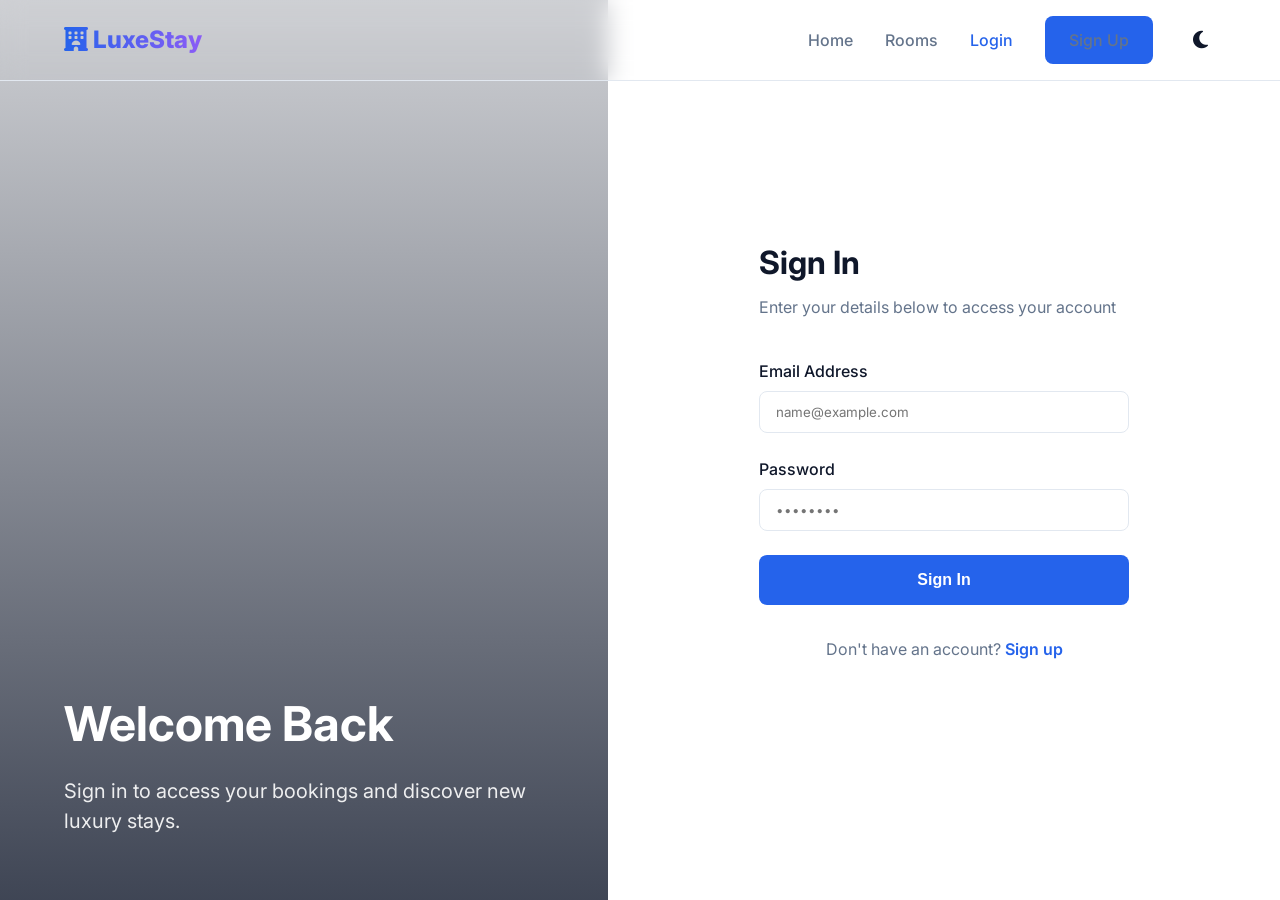
<file: docs/booking.html>
<!DOCTYPE html>
<html lang="en">
<head>
    <meta charset="UTF-8">
    <meta name="viewport" content="width=device-width, initial-scale=1.0">
    <title>Book Room | LuxeStay</title>
    <link rel="stylesheet" href="css/style.css">
    <link href="https://fonts.googleapis.com/css2?family=Inter:wght@400;500;600;700;800&display=swap" rel="stylesheet">
    <link rel="stylesheet" href="https://cdnjs.cloudflare.com/ajax/libs/font-awesome/6.4.0/css/all.min.css">
</head>
<body>
    <nav class="navbar">
        <div class="container">
            <a href="index.html" class="logo"><i class="fa-solid fa-hotel"></i> LuxeStay</a>
            <div class="nav-links">
                <a href="index.html">Home</a>
                <a href="rooms.html">Rooms</a>
                <a href="login.html" id="nav-login">Login</a>
                <a href="register.html" id="nav-register" class="btn btn-primary">Sign Up</a>
                <a href="dashboard.html" id="nav-dashboard" style="display: none;">Dashboard</a>
                <button class="theme-toggle" id="theme-toggle"><i class="fa-solid fa-moon"></i></button>
            </div>
        </div>
    </nav>

    <div class="container" style="padding-top: 6rem; padding-bottom: 4rem;">
        <div style="display: grid; grid-template-columns: 1fr 350px; gap: 2rem;" id="booking-layout">
            <div>
                <h2>Complete Your Booking</h2>
                <p style="color: var(--text-muted); margin-bottom: 2rem;">Please fill in the details below to confirm your stay.</p>
                
                <div class="form-container" style="margin: 0; max-width: 100%;">
                    <form id="bookingForm">
                        <input type="hidden" id="roomId" name="roomId">
                        
                        <div style="display: grid; grid-template-columns: 1fr 1fr; gap: 1rem;">
                            <div class="form-group">
                                <label for="checkIn">Check-in Date</label>
                                <input type="date" id="checkIn" required>
                            </div>
                            <div class="form-group">
                                <label for="checkOut">Check-out Date</label>
                                <input type="date" id="checkOut" required>
                            </div>
                        </div>
                        
                        <div class="form-group">
                            <label for="guests">Number of Guests</label>
                            <select id="guests" required>
                                <option value="1">1 Guest</option>
                                <option value="2">2 Guests</option>
                                <option value="3">3 Guests</option>
                                <option value="4">4 Guests</option>
                            </select>
                        </div>
                        
                        <div class="form-group">
                            <label for="specialRequests">Special Requests (Optional)</label>
                            <textarea id="specialRequests" rows="3" placeholder="E.g. early check-in, dietary requirements..."></textarea>
                        </div>
                        
                        <h3 style="margin: 2rem 0 1rem; border-bottom: 1px solid var(--border-color); padding-bottom: 0.5rem;"><i class="fa-solid fa-credit-card" style="color: var(--primary-color);"></i> Payment Details</h3>
                        <div class="form-group">
                            <label for="cardName">Name on Card</label>
                            <input type="text" id="cardName" placeholder="John Doe" required>
                        </div>
                        <div class="form-group">
                            <label for="cardNumber">Card Number</label>
                            <input type="text" id="cardNumber" placeholder="0000 0000 0000 0000" maxlength="19" required>
                        </div>
                        <div style="display: grid; grid-template-columns: 1fr 1fr; gap: 1rem;">
                            <div class="form-group">
                                <label for="cardExpiry">Expiry Date</label>
                                <input type="text" id="cardExpiry" placeholder="MM/YY" maxlength="5" required>
                            </div>
                            <div class="form-group">
                                <label for="cardCvv">CVV</label>
                                <input type="password" id="cardCvv" placeholder="123" maxlength="4" required>
                            </div>
                        </div>
                        
                        <div id="booking-error" style="color: var(--error-color); margin-bottom: 1rem; display: none;"></div>
                        <div id="booking-success" style="color: var(--success-color); margin-bottom: 1rem; display: none;"></div>
                        
                        <button type="submit" id="submit-btn" class="btn btn-primary" style="width: 100%; margin-top: 1rem; font-size: 1.1rem;">Confirm & Pay <span id="btn-total"></span></button>
                    </form>
                </div>
            </div>
            
            <div>
                <div class="room-card" style="position: sticky; top: 100px;">
                    <img id="summary-img" src="https://images.unsplash.com/photo-1611892440504-42a792e24d32?ixlib=rb-4.0.3&auto=format&fit=crop&w=800&q=80" alt="Room" class="room-image" style="height: 200px;">
                    <div class="room-content">
                        <h3 id="summary-title" style="margin-bottom: 0.5rem;">Deluxe Ocean View</h3>
                        <div id="summary-rating" class="room-rating" style="margin-bottom: 1rem; font-size: 0.875rem;">
                            <i class="fa-solid fa-star"></i><i class="fa-solid fa-star"></i><i class="fa-solid fa-star"></i><i class="fa-solid fa-star"></i><i class="fa-solid fa-star-half-stroke"></i> <span>4.8</span>
                        </div>
                        
                        <hr style="border: none; border-top: 1px solid var(--border-color); margin: 1rem 0;">
                        
                        <div style="display: flex; justify-content: space-between; margin-bottom: 0.5rem;">
                            <span style="color: var(--text-muted);">Price per night</span>
                            <span id="summary-price" style="font-weight: 600;">$299</span>
                        </div>
                        <div style="display: flex; justify-content: space-between; margin-bottom: 0.5rem;">
                            <span style="color: var(--text-muted);">Nights</span>
                            <span id="summary-nights" style="font-weight: 600;">0</span>
                        </div>
                        <div style="display: flex; justify-content: space-between; margin-bottom: 1rem;">
                            <span style="color: var(--text-muted);">Taxes & Fees</span>
                            <span id="summary-tax" style="font-weight: 600;">$0</span>
                        </div>
                        
                        <hr style="border: none; border-top: 1px solid var(--border-color); margin: 1rem 0;">
                        
                        <div style="display: flex; justify-content: space-between; font-size: 1.25rem; font-weight: 700;">
                            <span>Total</span>
                            <span id="summary-total" style="color: var(--primary-color);">$0</span>
                        </div>
                    </div>
                </div>
            </div>
        </div>
    </div>

    <style>
        @media (max-width: 768px) {
            #booking-layout {
                grid-template-columns: 1fr;
            }
        }
    </style>

    <script src="js/main.js"></script>
    <script src="js/booking.js"></script>
</body>
</html>
</file>
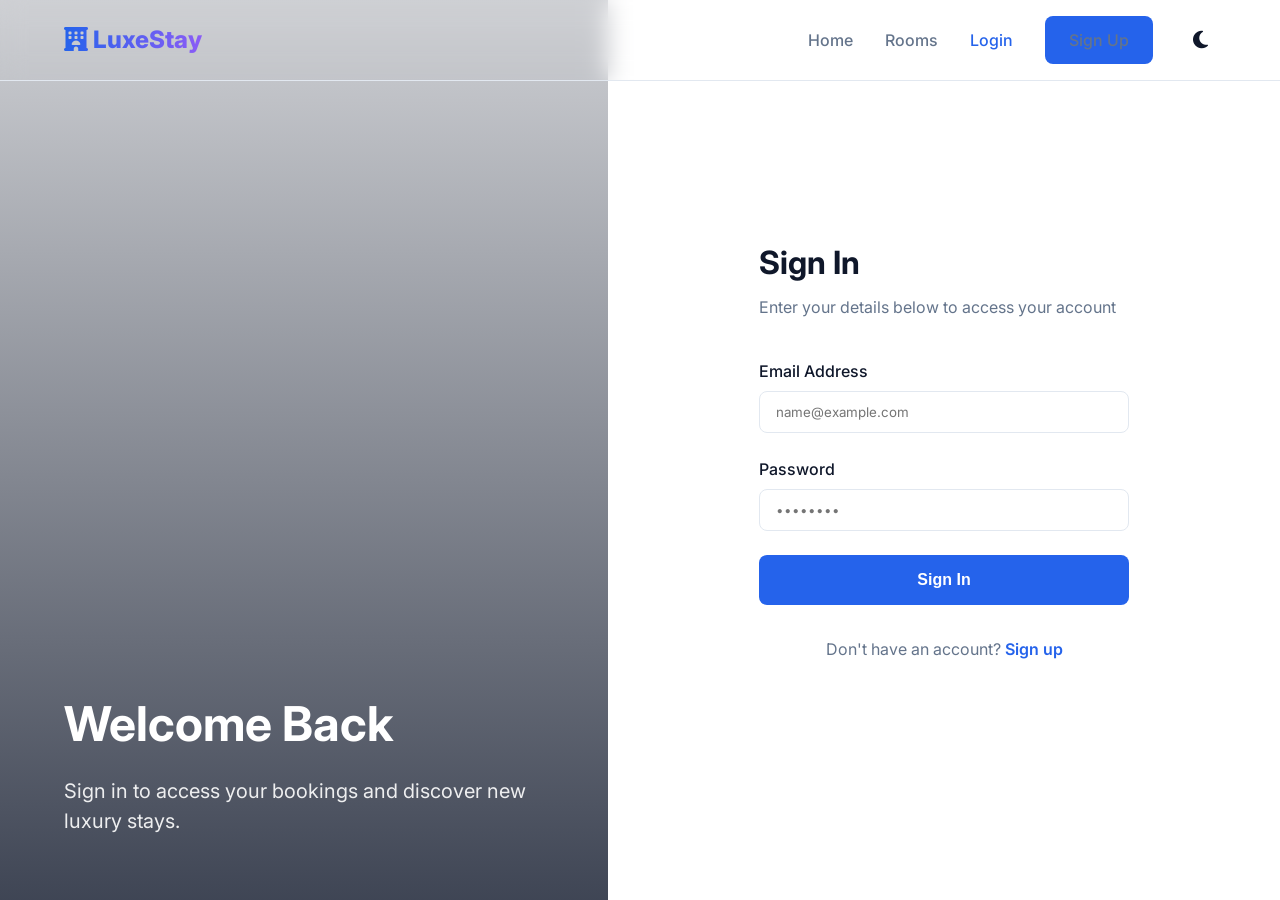
<file: docs/dashboard.html>
<!DOCTYPE html>
<html lang="en">
<head>
    <meta charset="UTF-8">
    <meta name="viewport" content="width=device-width, initial-scale=1.0">
    <title>User Dashboard | LuxeStay</title>
    <link rel="stylesheet" href="css/style.css">
    <link href="https://fonts.googleapis.com/css2?family=Inter:wght@400;500;600;700;800&display=swap" rel="stylesheet">
    <link rel="stylesheet" href="https://cdnjs.cloudflare.com/ajax/libs/font-awesome/6.4.0/css/all.min.css">
</head>
<body>
    <nav class="navbar">
        <div class="container">
            <a href="index.html" class="logo"><i class="fa-solid fa-hotel"></i> LuxeStay</a>
            <div class="nav-links">
                <a href="index.html">Home</a>
                <a href="rooms.html">Rooms</a>
                <a href="#" class="active" id="nav-dashboard">Dashboard</a>
                <a href="#" id="nav-register" class="btn btn-outline" onclick="logout()">Logout</a>
                <button class="theme-toggle" id="theme-toggle"><i class="fa-solid fa-moon"></i></button>
            </div>
        </div>
    </nav>

    <div class="dashboard-layout">
        <aside class="sidebar">
            <div style="text-align: center; margin-bottom: 2rem;">
                <div style="width: 80px; height: 80px; margin: 0 auto 1rem; border-radius: 50%; overflow: hidden; box-shadow: var(--shadow-sm); border: 2px solid var(--border-color); position: relative; cursor: pointer;" onclick="document.getElementById('profile-photo-input').click()">
                    <img src="https://images.unsplash.com/photo-1535713875002-d1d0cf377fde?ixlib=rb-4.0.3&w=150&q=80" alt="User Avatar" style="width: 100%; height: 100%; object-fit: cover; transition: var(--transition);" id="user-avatar-img">
                    <div style="position: absolute; inset: 0; background: rgba(0,0,0,0.5); display: flex; align-items: center; justify-content: center; opacity: 0; transition: var(--transition);" onmouseover="this.style.opacity='1'" onmouseout="this.style.opacity='0'">
                        <i class="fa-solid fa-camera" style="color: white; font-size: 1.5rem;"></i>
                    </div>
                </div>
                <input type="file" id="profile-photo-input" accept="image/*" style="display: none;">
                <h3 id="user-name">User Name</h3>
                <p style="color: var(--text-muted); font-size: 0.875rem;" id="user-email">user@example.com</p>
            </div>
            <nav class="sidebar-nav">
                <a href="#" class="active" onclick="switchTab('bookings')"><i class="fa-solid fa-calendar-check"></i> My Bookings</a>
                <a href="#" onclick="switchTab('profile')"><i class="fa-solid fa-user"></i> Profile Settings</a>
            </nav>
        </aside>

        <main class="dashboard-content">
            <div id="tab-bookings">
                <h2 style="margin-bottom: 1.5rem;">My Bookings</h2>
                <div class="table-container">
                    <table>
                        <thead>
                            <tr>
                                <th>Booking ID</th>
                                <th>Room</th>
                                <th>Check In</th>
                                <th>Check Out</th>
                                <th>Status</th>
                                <th>Action</th>
                            </tr>
                        </thead>
                        <tbody id="bookings-table-body">
                            <!-- Bookings will be loaded here -->
                            <tr>
                                <td colspan="6" style="text-align: center;">Loading bookings...</td>
                            </tr>
                        </tbody>
                    </table>
                </div>
            </div>

            <div id="tab-profile" style="display: none;">
                <h2 style="margin-bottom: 1.5rem;">Profile Settings</h2>
                <div class="form-container" style="margin: 0; max-width: 500px;">
                    <form id="profileForm">
                        <div id="profile-msg"></div>
                        <div class="form-group">
                            <label>Full Name</label>
                            <input type="text" id="profile-name" required>
                        </div>
                        <div class="form-group">
                            <label>Email</label>
                            <input type="email" id="profile-email" readonly style="background: var(--bg-main); opacity: 0.7; cursor: not-allowed;">
                        </div>
                        <div class="form-group">
                            <label>Phone</label>
                            <input type="tel" id="profile-phone" required>
                        </div>
                        <button type="submit" class="btn btn-primary">Update Profile</button>
                    </form>
                </div>
            </div>
        </main>
    </div>

    <script src="js/main.js"></script>
    <script>
        document.addEventListener('DOMContentLoaded', () => {
            const token = localStorage.getItem('token');
            if (!token) {
                window.location.href = 'login.html';
                return;
            }

            const user = JSON.parse(localStorage.getItem('user') || '{}');
            document.getElementById('user-name').textContent = user.name || 'User';
            document.getElementById('user-email').textContent = user.email || '';
            
            // If the user has a custom avatar, use it, else check if admin, else default
            if (user.avatar) {
                document.getElementById('user-avatar-img').src = user.avatar;
            } else if (user.role === 'ADMIN') {
                document.getElementById('user-avatar-img').src = 'https://images.unsplash.com/photo-1472099645785-5658abf4ff4e?ixlib=rb-4.0.3&w=150&q=80';
            }
            
            // Handle profile photo change
            document.getElementById('profile-photo-input').addEventListener('change', function(e) {
                const file = e.target.files[0];
                if (file) {
                    const reader = new FileReader();
                    reader.onload = function(event) {
                        const dataUrl = event.target.result;
                        document.getElementById('user-avatar-img').src = dataUrl;
                        
                        // Update current user
                        user.avatar = dataUrl;
                        localStorage.setItem('user', JSON.stringify(user));
                        
                        // Update user in usersDB
                        let usersDB = JSON.parse(localStorage.getItem('usersDB') || '[]');
                        let userIndex = usersDB.findIndex(u => u.email === user.email);
                        if(userIndex !== -1) {
                            usersDB[userIndex].avatar = dataUrl;
                            localStorage.setItem('usersDB', JSON.stringify(usersDB));
                        }
                    };
                    reader.readAsDataURL(file);
                }
            });
            
            document.getElementById('profile-name').value = user.name || '';
            document.getElementById('profile-email').value = user.email || '';
            document.getElementById('profile-phone').value = user.phone || '';

            loadBookings();
        });

        function switchTab(tabId) {
            document.querySelectorAll('.dashboard-content > div').forEach(el => el.style.display = 'none');
            document.querySelectorAll('.sidebar-nav a').forEach(el => el.classList.remove('active'));
            
            document.getElementById('tab-' + tabId).style.display = 'block';
            event.currentTarget.classList.add('active');
        }

        async function loadBookings() {
            const tbody = document.getElementById('bookings-table-body');
            try {
                const response = await fetch(`${API_BASE_URL}/my-bookings`, {
                    headers: { 'Authorization': 'Bearer ' + localStorage.getItem('token') }
                });
                
                if (response.ok) {
                    const bookings = await response.json();
                    if (bookings.length === 0) {
                        tbody.innerHTML = '<tr><td colspan="6" style="text-align: center;">No bookings found.</td></tr>';
                        return;
                    }
                    
                    tbody.innerHTML = bookings.map(b => `
                        <tr>
                            <td>#${b.id}</td>
                            <td><strong>${b.roomName || 'Room ' + b.roomId}</strong></td>
                            <td>${new Date(b.checkIn).toLocaleDateString()}</td>
                            <td>${new Date(b.checkOut).toLocaleDateString()}</td>
                            <td><span class="badge badge-${b.status === 'CONFIRMED' ? 'success' : (b.status === 'CANCELLED' ? 'error' : 'warning')}">${b.status}</span></td>
                            <td>
                                ${b.status === 'CONFIRMED' ? `<button class="btn btn-outline" style="padding: 0.25rem 0.75rem; font-size: 0.875rem;" onclick="cancelBooking(${b.id})">Cancel</button>` : '-'}
                            </td>
                        </tr>
                    `).join('');
                } else {
                    tbody.innerHTML = '<tr><td colspan="6" style="text-align: center; color: var(--error-color);">Failed to load bookings. Try again later.</td></tr>';
                }
            } catch (error) {
                console.error(error);
                // Fallback to local storage mock data
                const mockBookings = JSON.parse(localStorage.getItem('mockBookings') || '[]');
                if (mockBookings.length === 0) {
                    tbody.innerHTML = '<tr><td colspan="6" style="text-align: center;">No bookings found.</td></tr>';
                    return;
                }
                
                tbody.innerHTML = mockBookings.map(b => {
                    let canCancel = false;
                    if (b.status === 'CONFIRMED') {
                        if (b.timestamp) {
                            canCancel = (Date.now() - b.timestamp) <= 60000;
                        } else {
                            canCancel = true; // Fallback for old mock data
                        }
                    }
                    
                    return `
                    <tr>
                        <td>#${b.id}</td>
                        <td><strong>${b.roomName}</strong></td>
                        <td>${new Date(b.checkIn).toLocaleDateString()}</td>
                        <td>${new Date(b.checkOut).toLocaleDateString()}</td>
                        <td><span class="badge badge-${b.status === 'CONFIRMED' ? 'success' : (b.status === 'CANCELLED' ? 'error' : 'warning')}">${b.status}</span></td>
                        <td>
                            ${canCancel 
                                ? `<button class="btn btn-outline" style="padding: 0.25rem 0.75rem; font-size: 0.875rem;" onclick="cancelBooking(${b.id})">Cancel</button>` 
                                : (b.status === 'CONFIRMED' ? '<span style="font-size: 0.8rem; color: var(--text-muted);"><i class="fa-solid fa-lock"></i> Locked</span>' : '-')}
                        </td>
                    </tr>
                    `;
                }).reverse().join('');
            }
        }

        async function cancelBooking(id) {
            let mockBookings = JSON.parse(localStorage.getItem('mockBookings') || '[]');
            const booking = mockBookings.find(b => b.id === id);
            
            if (booking && booking.timestamp) {
                if (Date.now() - booking.timestamp > 60000) {
                    alert('Cancellation period has expired. Bookings can only be cancelled within 1 minute of purchase.');
                    loadBookings();
                    return;
                }
            }

            if(!confirm('Are you sure you want to cancel this booking?')) return;
            try {
                // Mock cancel in localStorage
                mockBookings = mockBookings.map(b => {
                    if(b.id === id) { b.status = 'CANCELLED'; }
                    return b;
                });
                localStorage.setItem('mockBookings', JSON.stringify(mockBookings));
                
                alert('Booking cancelled successfully');
                loadBookings();
            } catch (err) {
                console.error(err);
                alert('An error occurred.');
            }
        }
    </script>
</body>
</html>
</file>
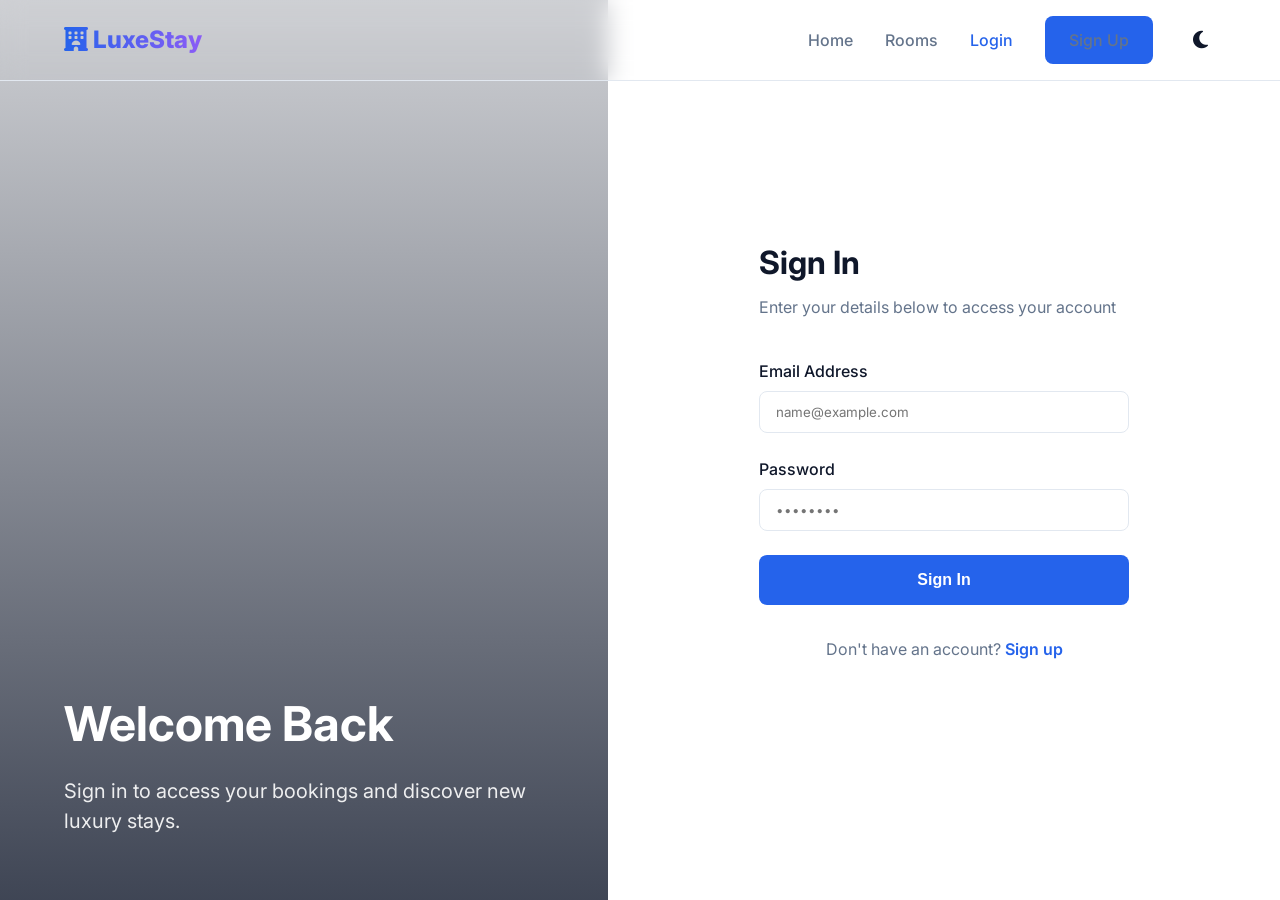
<file: docs/login.html>
<!DOCTYPE html>
<html lang="en">
<head>
    <meta charset="UTF-8">
    <meta name="viewport" content="width=device-width, initial-scale=1.0">
    <title>Login | LuxeStay</title>
    <link rel="stylesheet" href="css/style.css">
    <link href="https://fonts.googleapis.com/css2?family=Inter:wght@400;500;600;700;800&display=swap" rel="stylesheet">
    <link rel="stylesheet" href="https://cdnjs.cloudflare.com/ajax/libs/font-awesome/6.4.0/css/all.min.css">
</head>
<body>
    <nav class="navbar">
        <div class="container">
            <a href="index.html" class="logo"><i class="fa-solid fa-hotel"></i> LuxeStay</a>
            <div class="nav-links">
                <a href="index.html">Home</a>
                <a href="rooms.html">Rooms</a>
                <a href="login.html" class="active" id="nav-login">Login</a>
                <a href="register.html" id="nav-register" class="btn btn-primary">Sign Up</a>
                <button class="theme-toggle" id="theme-toggle"><i class="fa-solid fa-moon"></i></button>
            </div>
        </div>
    </nav>

    <div class="auth-layout">
        <div class="auth-image" style="background-image: url('https://images.unsplash.com/photo-1542314831-c6a4d14d837e?ixlib=rb-4.0.3&auto=format&fit=crop&w=1920&q=80');">
            <div class="auth-image-content">
                <h2 style="font-size: 3rem; margin-bottom: 1rem;">Welcome Back</h2>
                <p style="font-size: 1.25rem; opacity: 0.9;">Sign in to access your bookings and discover new luxury stays.</p>
            </div>
        </div>
        
        <div class="auth-form-wrapper">
            <div class="form-container" style="margin: 0; width: 100%; box-shadow: none; border: none; background: transparent;">
                <div class="form-header" style="text-align: left; margin-bottom: 2.5rem;">
                    <h2>Sign In</h2>
                    <p>Enter your details below to access your account</p>
                </div>
                <form id="loginForm">
                    <div id="error-message" style="color: var(--error-color); margin-bottom: 1rem; padding: 0.75rem; background: rgba(239, 68, 68, 0.1); border-radius: var(--radius-md); display: none;"></div>
                    <div class="form-group">
                        <label for="email">Email Address</label>
                        <input type="email" id="email" required placeholder="name@example.com">
                    </div>
                    <div class="form-group">
                        <label for="password">Password</label>
                        <input type="password" id="password" required placeholder="••••••••">
                    </div>
                    <button type="submit" class="btn btn-primary" style="width: 100%; padding: 1rem; font-size: 1rem;">Sign In</button>
                    <div style="text-align: center; margin-top: 2rem; color: var(--text-muted);">
                        Don't have an account? <a href="register.html" style="color: var(--primary-color); font-weight: 600;">Sign up</a>
                    </div>
                </form>
            </div>
        </div>
    </div>

    <script src="js/main.js"></script>
    <script src="js/auth.js"></script>
</body>
</html>
</file>
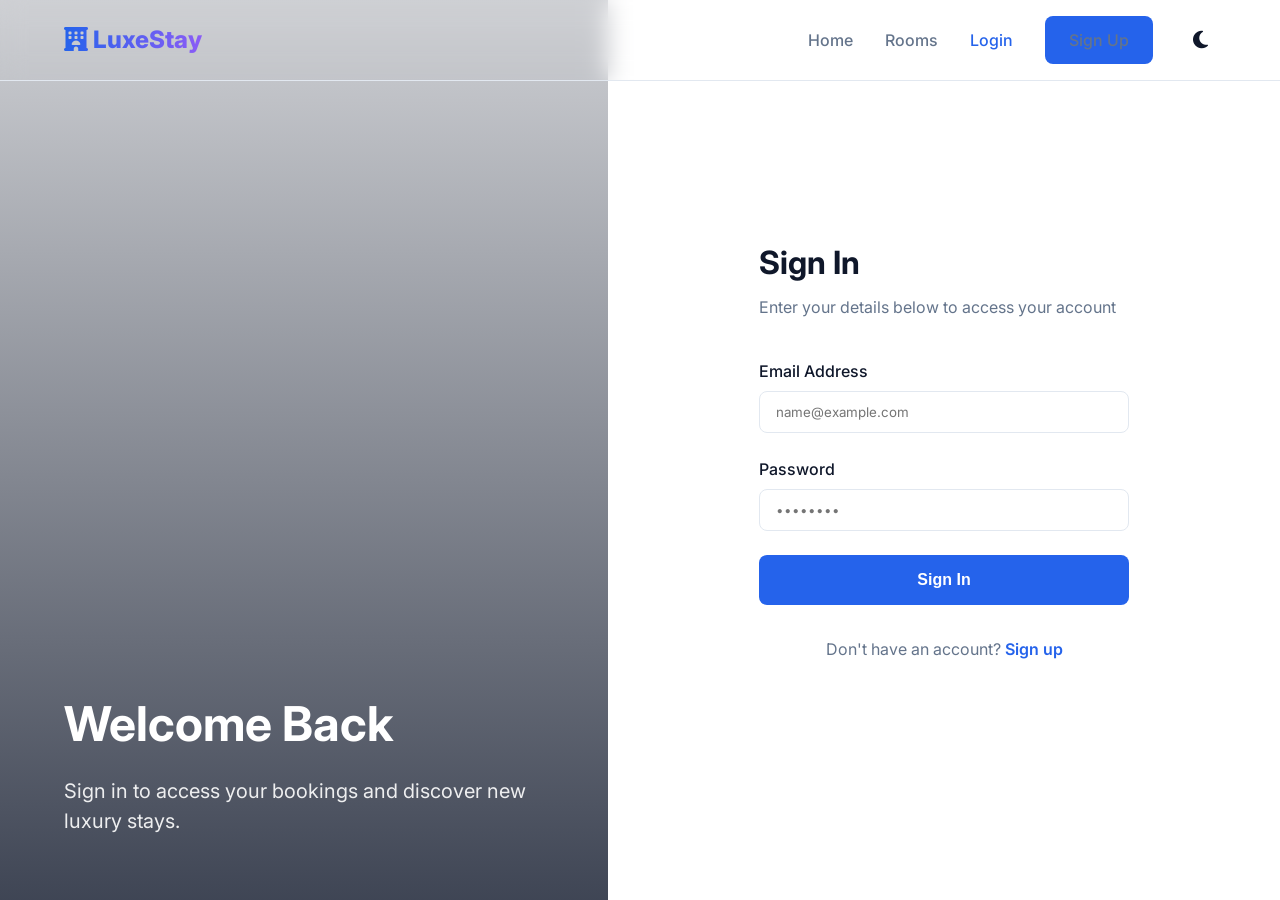
<file: docs/receipt.html>
<!DOCTYPE html>
<html lang="en">
<head>
    <meta charset="UTF-8">
    <meta name="viewport" content="width=device-width, initial-scale=1.0">
    <title>Payment Receipt | LuxeStay</title>
    <link rel="stylesheet" href="css/style.css">
    <link href="https://fonts.googleapis.com/css2?family=Inter:wght@400;500;600;700;800&display=swap" rel="stylesheet">
    <link rel="stylesheet" href="https://cdnjs.cloudflare.com/ajax/libs/font-awesome/6.4.0/css/all.min.css">
    <style>
        body {
            background-color: var(--bg-body);
            display: flex;
            align-items: center;
            justify-content: center;
            min-height: 100vh;
            padding: 2rem;
        }
        
        .receipt-card {
            background: var(--bg-main);
            width: 100%;
            max-width: 600px;
            border-radius: 16px;
            box-shadow: 0 10px 30px rgba(0,0,0,0.2);
            overflow: hidden;
            border: 1px solid var(--border-color);
        }

        .receipt-header {
            background: var(--primary-color);
            color: white;
            padding: 2.5rem 2rem;
            text-align: center;
            position: relative;
        }

        .receipt-header h1 {
            margin: 0;
            font-size: 2rem;
            font-weight: 700;
        }

        .receipt-header p {
            margin: 0.5rem 0 0;
            opacity: 0.9;
        }

        .success-icon {
            width: 64px;
            height: 64px;
            background: white;
            color: var(--primary-color);
            border-radius: 50%;
            display: flex;
            align-items: center;
            justify-content: center;
            font-size: 2rem;
            margin: 0 auto 1.5rem;
            box-shadow: 0 4px 15px rgba(0,0,0,0.1);
        }

        .receipt-body {
            padding: 2rem;
        }

        .receipt-row {
            display: flex;
            justify-content: space-between;
            padding: 1rem 0;
            border-bottom: 1px dashed var(--border-color);
        }

        .receipt-row:last-child {
            border-bottom: none;
        }

        .receipt-label {
            color: var(--text-muted);
            font-weight: 500;
        }

        .receipt-value {
            font-weight: 600;
            color: var(--text-main);
            text-align: right;
        }

        .receipt-total {
            background: rgba(59, 130, 246, 0.05);
            padding: 1.5rem 2rem;
            display: flex;
            justify-content: space-between;
            align-items: center;
            border-top: 2px solid var(--border-color);
        }

        .receipt-actions {
            padding: 2rem;
            display: flex;
            gap: 1rem;
            background: var(--bg-body);
        }

        @media print {
            body { background: white; padding: 0; }
            .receipt-card { box-shadow: none; border: none; }
            .receipt-actions { display: none; }
        }
    </style>
</head>
<body>

    <div class="receipt-card">
        <div class="receipt-header">
            <div class="success-icon"><i class="fa-solid fa-check"></i></div>
            <h1>Payment Successful</h1>
            <p>Thank you for booking with LuxeStay</p>
        </div>

        <div class="receipt-body">
            <div style="text-align: center; margin-bottom: 2rem;">
                <h2 style="margin: 0; font-size: 1.25rem;">Booking Receipt</h2>
                <p style="color: var(--text-muted); margin-top: 0.25rem;" id="receipt-date"></p>
            </div>

            <div class="receipt-row">
                <span class="receipt-label">Booking ID</span>
                <span class="receipt-value" id="receipt-id">#---</span>
            </div>
            <div class="receipt-row">
                <span class="receipt-label">Guest Name</span>
                <span class="receipt-value" id="receipt-guest">---</span>
            </div>
            <div class="receipt-row">
                <span class="receipt-label">Room Type</span>
                <span class="receipt-value" id="receipt-room">---</span>
            </div>
            <div class="receipt-row">
                <span class="receipt-label">Check-in</span>
                <span class="receipt-value" id="receipt-in">---</span>
            </div>
            <div class="receipt-row">
                <span class="receipt-label">Check-out</span>
                <span class="receipt-value" id="receipt-out">---</span>
            </div>
            <div class="receipt-row">
                <span class="receipt-label">Payment Method</span>
                <span class="receipt-value" id="receipt-method">---</span>
            </div>
            <div class="receipt-row">
                <span class="receipt-label">Status</span>
                <span class="receipt-value"><span class="badge badge-success">PAID</span></span>
            </div>
        </div>

        <div class="receipt-total">
            <span style="font-size: 1.25rem; font-weight: 600;">Total Paid</span>
            <span style="font-size: 1.75rem; font-weight: 800; color: var(--primary-color);" id="receipt-total">$0.00</span>
        </div>

        <div class="receipt-actions">
            <button class="btn btn-outline" style="flex: 1;" onclick="window.print()"><i class="fa-solid fa-print"></i> Print Receipt</button>
            <button class="btn btn-primary" style="flex: 1;" onclick="window.location.href='dashboard.html'"><i class="fa-solid fa-arrow-right"></i> Go to Dashboard</button>
        </div>
    </div>

    <script>
        document.addEventListener('DOMContentLoaded', () => {
            const urlParams = new URLSearchParams(window.location.search);
            const bookingId = urlParams.get('id');
            
            if (!bookingId) {
                window.location.href = 'dashboard.html';
                return;
            }

            const mockBookings = JSON.parse(localStorage.getItem('mockBookings') || '[]');
            const booking = mockBookings.find(b => b.id == bookingId);
            const user = JSON.parse(localStorage.getItem('user') || '{}');

            if (!booking) {
                alert('Booking not found!');
                window.location.href = 'dashboard.html';
                return;
            }

            document.getElementById('receipt-date').textContent = booking.bookingDate || new Date().toLocaleDateString();
            document.getElementById('receipt-id').textContent = `#${booking.id}`;
            document.getElementById('receipt-guest').textContent = user.name || 'Guest';
            document.getElementById('receipt-room').textContent = booking.roomName;
            
            // Format dates
            const checkInDate = new Date(booking.checkIn).toLocaleDateString(undefined, { weekday: 'short', year: 'numeric', month: 'short', day: 'numeric' });
            const checkOutDate = new Date(booking.checkOut).toLocaleDateString(undefined, { weekday: 'short', year: 'numeric', month: 'short', day: 'numeric' });
            
            document.getElementById('receipt-in').textContent = checkInDate;
            document.getElementById('receipt-out').textContent = checkOutDate;
            
            document.getElementById('receipt-method').textContent = booking.paymentMethod || 'Credit Card';
            document.getElementById('receipt-total').textContent = booking.totalPaid || 'Paid';
        });
    </script>
</body>
</html>
</file>
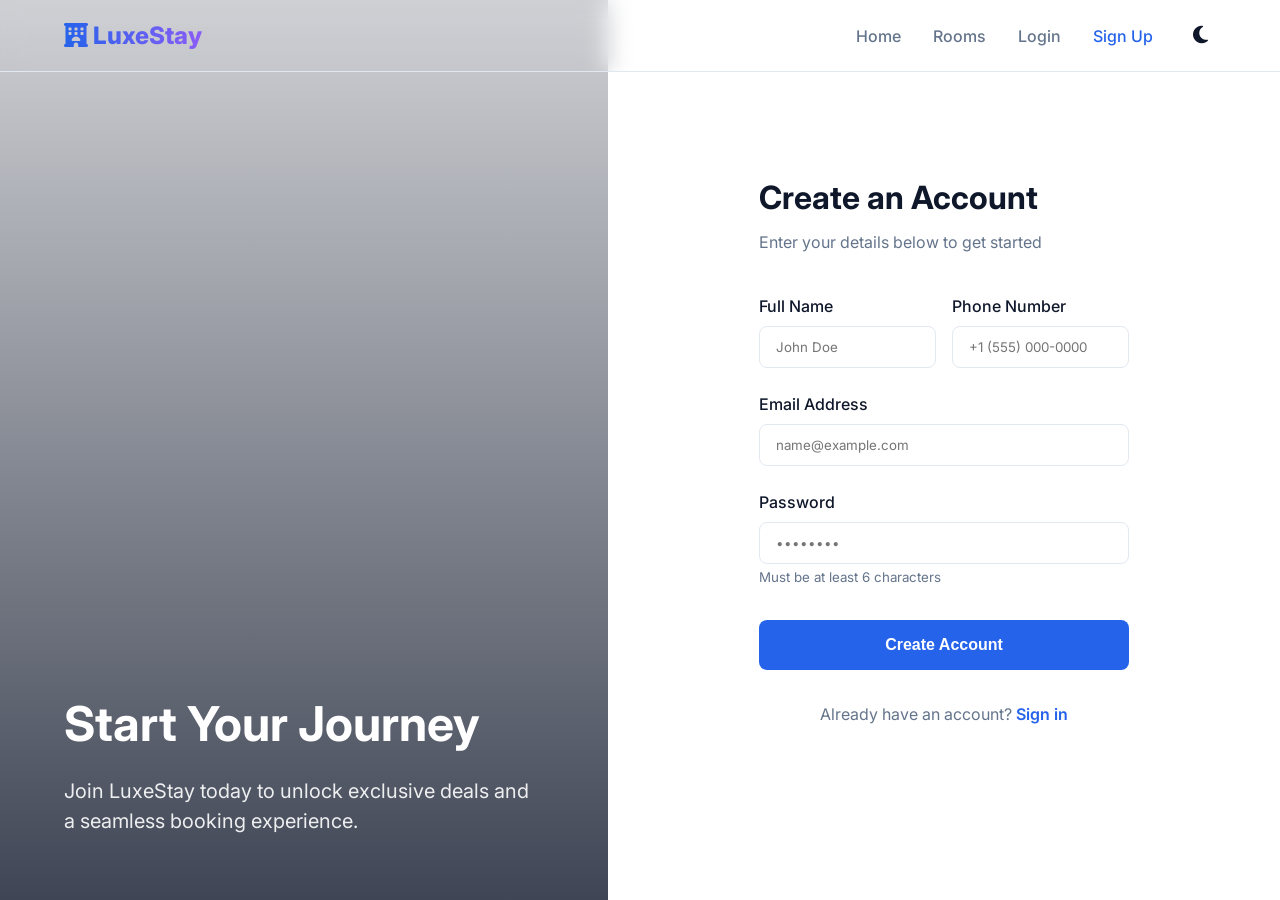
<file: docs/register.html>
<!DOCTYPE html>
<html lang="en">
<head>
    <meta charset="UTF-8">
    <meta name="viewport" content="width=device-width, initial-scale=1.0">
    <title>Register | LuxeStay</title>
    <link rel="stylesheet" href="css/style.css">
    <link href="https://fonts.googleapis.com/css2?family=Inter:wght@400;500;600;700;800&display=swap" rel="stylesheet">
    <link rel="stylesheet" href="https://cdnjs.cloudflare.com/ajax/libs/font-awesome/6.4.0/css/all.min.css">
</head>
<body>
    <nav class="navbar">
        <div class="container">
            <a href="index.html" class="logo"><i class="fa-solid fa-hotel"></i> LuxeStay</a>
            <div class="nav-links">
                <a href="index.html">Home</a>
                <a href="rooms.html">Rooms</a>
                <a href="login.html" id="nav-login">Login</a>
                <a href="register.html" class="active" id="nav-register" class="btn btn-primary">Sign Up</a>
                <button class="theme-toggle" id="theme-toggle"><i class="fa-solid fa-moon"></i></button>
            </div>
        </div>
    </nav>

    <div class="auth-layout">
        <div class="auth-image" style="background-image: url('https://images.unsplash.com/photo-1582719478250-c89cae4dc85b?ixlib=rb-4.0.3&auto=format&fit=crop&w=1920&q=80');">
            <div class="auth-image-content">
                <h2 style="font-size: 3rem; margin-bottom: 1rem;">Start Your Journey</h2>
                <p style="font-size: 1.25rem; opacity: 0.9;">Join LuxeStay today to unlock exclusive deals and a seamless booking experience.</p>
            </div>
        </div>

        <div class="auth-form-wrapper">
            <div class="form-container" style="margin: 0; width: 100%; box-shadow: none; border: none; background: transparent;">
                <div class="form-header" style="text-align: left; margin-bottom: 2.5rem;">
                    <h2>Create an Account</h2>
                    <p>Enter your details below to get started</p>
                </div>
                <form id="registerForm">
                    <div id="error-message" style="color: var(--error-color); margin-bottom: 1rem; padding: 0.75rem; background: rgba(239, 68, 68, 0.1); border-radius: var(--radius-md); display: none;"></div>
                    <div id="success-message" style="color: var(--success-color); margin-bottom: 1rem; padding: 0.75rem; background: rgba(16, 185, 129, 0.1); border-radius: var(--radius-md); display: none;"></div>
                    
                    <div style="display: grid; grid-template-columns: 1fr 1fr; gap: 1rem;">
                        <div class="form-group">
                            <label for="name">Full Name</label>
                            <input type="text" id="name" required placeholder="John Doe">
                        </div>
                        <div class="form-group">
                            <label for="phone">Phone Number</label>
                            <input type="tel" id="phone" required placeholder="+1 (555) 000-0000">
                        </div>
                    </div>

                    <div class="form-group">
                        <label for="email">Email Address</label>
                        <input type="email" id="email" required placeholder="name@example.com">
                    </div>
                    <div class="form-group">
                        <label for="password">Password</label>
                        <input type="password" id="password" required placeholder="••••••••">
                        <small style="color: var(--text-muted); display: block; margin-top: 0.25rem;">Must be at least 6 characters</small>
                    </div>
                    
                    <button type="submit" class="btn btn-primary" style="width: 100%; padding: 1rem; font-size: 1rem; margin-top: 0.5rem;">Create Account</button>
                    
                    <div style="text-align: center; margin-top: 2rem; color: var(--text-muted);">
                        Already have an account? <a href="login.html" style="color: var(--primary-color); font-weight: 600;">Sign in</a>
                    </div>
                </form>
            </div>
        </div>
    </div>

    <script src="js/main.js"></script>
    <script src="js/auth.js"></script>
</body>
</html>
</file>
<file: docs/css/style.css>
:root {
    --primary-color: #2563eb;
    --primary-hover: #1d4ed8;
    --secondary-color: #f8fafc;
    --text-main: #0f172a;
    --text-muted: #64748b;
    --bg-main: #ffffff;
    --bg-card: #ffffff;
    --border-color: #e2e8f0;
    --error-color: #ef4444;
    --success-color: #10b981;
    --warning-color: #f59e0b;
    --radius-md: 0.5rem;
    --radius-lg: 1rem;
    --radius-full: 9999px;
    --shadow-sm: 0 1px 2px 0 rgb(0 0 0 / 0.05);
    --shadow-md: 0 4px 6px -1px rgb(0 0 0 / 0.1), 0 2px 4px -2px rgb(0 0 0 / 0.1);
    --shadow-lg: 0 10px 15px -3px rgb(0 0 0 / 0.1), 0 4px 6px -4px rgb(0 0 0 / 0.1);
    --transition: all 0.3s cubic-bezier(0.4, 0, 0.2, 1);
    --font-sans: 'Inter', system-ui, sans-serif;
}

[data-theme="dark"] {
    --primary-color: #3b82f6;
    --primary-hover: #60a5fa;
    --secondary-color: #1e293b;
    --text-main: #f8fafc;
    --text-muted: #94a3b8;
    --bg-main: #0f172a;
    --bg-card: #1e293b;
    --border-color: #334155;
    --shadow-md: 0 4px 6px -1px rgb(0 0 0 / 0.5);
    --shadow-lg: 0 10px 15px -3px rgb(0 0 0 / 0.5);
}

* {
    margin: 0;
    padding: 0;
    box-sizing: border-box;
}

body {
    font-family: var(--font-sans);
    background-color: var(--bg-main);
    color: var(--text-main);
    line-height: 1.5;
    transition: var(--transition);
}

a {
    text-decoration: none;
    color: inherit;
}

ul {
    list-style: none;
}

/* Utilities */
.container {
    max-width: 1200px;
    margin: 0 auto;
    padding: 0 1.5rem;
}

.btn {
    display: inline-flex;
    align-items: center;
    justify-content: center;
    padding: 0.75rem 1.5rem;
    border-radius: var(--radius-md);
    font-weight: 600;
    cursor: pointer;
    transition: var(--transition);
    border: none;
    outline: none;
    gap: 0.5rem;
}

.btn-primary {
    background-color: var(--primary-color);
    color: white;
}

.btn-primary:hover {
    background-color: var(--primary-hover);
    transform: translateY(-2px);
    box-shadow: var(--shadow-md);
}

.btn-outline {
    background-color: transparent;
    border: 2px solid var(--primary-color);
    color: var(--primary-color);
}

.btn-outline:hover {
    background-color: var(--primary-color);
    color: white;
}

/* Navbar */
.navbar {
    position: fixed;
    top: 0;
    left: 0;
    width: 100%;
    background-color: rgba(var(--bg-main), 0.8);
    backdrop-filter: blur(12px);
    -webkit-backdrop-filter: blur(12px);
    border-bottom: 1px solid var(--border-color);
    z-index: 1000;
    padding: 1rem 0;
}

.navbar .container {
    display: flex;
    justify-content: space-between;
    align-items: center;
}

.logo {
    font-size: 1.5rem;
    font-weight: 800;
    background: linear-gradient(to right, var(--primary-color), #8b5cf6);
    -webkit-background-clip: text;
    -webkit-text-fill-color: transparent;
}

.nav-links {
    display: flex;
    gap: 2rem;
    align-items: center;
}

.nav-links a {
    font-weight: 500;
    color: var(--text-muted);
    transition: var(--transition);
}

.nav-links a:hover, .nav-links a.active {
    color: var(--primary-color);
}

.theme-toggle {
    background: none;
    border: none;
    color: var(--text-main);
    font-size: 1.25rem;
    cursor: pointer;
    padding: 0.5rem;
    border-radius: var(--radius-full);
    transition: var(--transition);
}

.theme-toggle:hover {
    background-color: var(--bg-card);
}

/* Hero Section */
.hero {
    min-height: 100vh;
    display: flex;
    align-items: center;
    position: relative;
    padding-top: 5rem;
    background: linear-gradient(rgba(15, 23, 42, 0.7), rgba(15, 23, 42, 0.7)), url('https://images.unsplash.com/photo-1566073771259-6a8506099945?ixlib=rb-4.0.3&auto=format&fit=crop&w=1920&q=80') center/cover;
    color: white;
}

.hero-content {
    max-width: 800px;
    margin: 0 auto;
    text-align: center;
}

.hero h1 {
    font-size: 4rem;
    font-weight: 800;
    margin-bottom: 1.5rem;
    line-height: 1.2;
    animation: fadeInUp 1s ease-out;
}

.hero p {
    font-size: 1.25rem;
    margin-bottom: 3rem;
    color: #e2e8f0;
    animation: fadeInUp 1s ease-out 0.2s both;
}

/* Search Bar */
.search-bar {
    background: var(--bg-card);
    padding: 2rem;
    border-radius: var(--radius-lg);
    box-shadow: var(--shadow-lg);
    display: flex;
    gap: 1rem;
    flex-wrap: wrap;
    animation: fadeInUp 1s ease-out 0.4s both;
}

.search-input-group {
    flex: 1;
    min-width: 200px;
    display: flex;
    flex-direction: column;
    gap: 0.5rem;
}

.search-input-group label {
    font-size: 0.875rem;
    font-weight: 600;
    color: var(--text-muted);
    text-align: left;
}

.search-input-group input {
    width: 100%;
    padding: 0.75rem 1rem;
    border: 1px solid var(--border-color);
    border-radius: var(--radius-md);
    background-color: var(--bg-main);
    color: var(--text-main);
    font-family: inherit;
    transition: var(--transition);
}

.search-input-group input:focus {
    outline: none;
    border-color: var(--primary-color);
    box-shadow: 0 0 0 3px rgba(37, 99, 235, 0.1);
}

/* Featured Rooms */
.section-title {
    text-align: center;
    font-size: 2.5rem;
    font-weight: 700;
    margin-bottom: 3rem;
}

.rooms-grid {
    display: grid;
    grid-template-columns: repeat(auto-fill, minmax(320px, 1fr));
    gap: 2rem;
    padding: 4rem 0;
}

.room-card {
    background: var(--bg-card);
    border-radius: var(--radius-lg);
    overflow: hidden;
    box-shadow: var(--shadow-md);
    transition: var(--transition);
    border: 1px solid var(--border-color);
}

.room-card:hover {
    transform: translateY(-5px);
    box-shadow: var(--shadow-lg);
}

.room-image {
    width: 100%;
    height: 240px;
    object-fit: cover;
}

.room-content {
    padding: 1.5rem;
}

.room-header {
    display: flex;
    justify-content: space-between;
    align-items: flex-start;
    margin-bottom: 1rem;
}

.room-title {
    font-size: 1.25rem;
    font-weight: 700;
}

.room-price {
    font-size: 1.5rem;
    font-weight: 800;
    color: var(--primary-color);
}

.room-price span {
    font-size: 0.875rem;
    color: var(--text-muted);
    font-weight: 400;
}

.room-features {
    display: flex;
    gap: 1rem;
    margin-bottom: 1.5rem;
    color: var(--text-muted);
    font-size: 0.875rem;
}

.room-rating {
    display: flex;
    align-items: center;
    gap: 0.25rem;
    color: var(--warning-color);
    margin-bottom: 1rem;
}

.room-rating span {
    color: var(--text-main);
    font-weight: 600;
    margin-left: 0.25rem;
}

/* Forms (Login/Register/Booking) */
.form-container {
    max-width: 450px;
    margin: 8rem auto 4rem;
    padding: 2.5rem;
    background: var(--bg-card);
    border-radius: var(--radius-lg);
    box-shadow: var(--shadow-lg);
    border: 1px solid var(--border-color);
}

.form-header {
    text-align: center;
    margin-bottom: 2rem;
}

.form-header h2 {
    font-size: 2rem;
    margin-bottom: 0.5rem;
}

.form-header p {
    color: var(--text-muted);
}

.form-group {
    margin-bottom: 1.5rem;
}

.form-group label {
    display: block;
    margin-bottom: 0.5rem;
    font-weight: 500;
}

.form-group input, .form-group select, .form-group textarea {
    width: 100%;
    padding: 0.75rem 1rem;
    border: 1px solid var(--border-color);
    border-radius: var(--radius-md);
    background-color: var(--bg-main);
    color: var(--text-main);
    font-family: inherit;
    transition: var(--transition);
}

.form-group input:focus, .form-group select:focus, .form-group textarea:focus {
    outline: none;
    border-color: var(--primary-color);
    box-shadow: 0 0 0 3px rgba(37, 99, 235, 0.1);
}

/* New Auth Layout for better arrangement */
.auth-layout {
    display: flex;
    min-height: 100vh;
}

.auth-image {
    flex: 1;
    display: none;
    background-size: cover;
    background-position: center;
    position: relative;
}

.auth-image::after {
    content: '';
    position: absolute;
    inset: 0;
    background: linear-gradient(to bottom, rgba(15, 23, 42, 0.2), rgba(15, 23, 42, 0.8));
}

.auth-image-content {
    position: absolute;
    bottom: 0;
    left: 0;
    padding: 4rem;
    color: white;
    z-index: 10;
}

.auth-form-wrapper {
    flex: 1;
    display: flex;
    align-items: center;
    justify-content: center;
    padding: 2rem;
    background: var(--bg-main);
}

@media (min-width: 992px) {
    .auth-image {
        display: block;
    }
}

/* Dashboard */
.dashboard-layout {
    display: grid;
    grid-template-columns: 250px 1fr;
    gap: 2rem;
    min-height: calc(100vh - 70px);
    padding-top: 5rem;
}

.sidebar {
    background: var(--bg-card);
    padding: 2rem;
    border-right: 1px solid var(--border-color);
}

.sidebar-nav {
    display: flex;
    flex-direction: column;
    gap: 0.5rem;
}

.sidebar-nav a {
    padding: 0.75rem 1rem;
    border-radius: var(--radius-md);
    display: flex;
    align-items: center;
    gap: 0.75rem;
    transition: var(--transition);
    color: var(--text-muted);
}

.sidebar-nav a:hover, .sidebar-nav a.active {
    background: var(--primary-color);
    color: white;
}

.dashboard-content {
    padding: 2rem;
}

/* Tables */
.table-container {
    background: var(--bg-card);
    border-radius: var(--radius-lg);
    box-shadow: var(--shadow-md);
    border: 1px solid var(--border-color);
    overflow-x: auto;
}

table {
    width: 100%;
    border-collapse: collapse;
}

th, td {
    padding: 1rem 1.5rem;
    text-align: left;
    border-bottom: 1px solid var(--border-color);
}

th {
    font-weight: 600;
    color: var(--text-muted);
    background: var(--bg-main);
}

tr:last-child td {
    border-bottom: none;
}

.badge {
    padding: 0.25rem 0.75rem;
    border-radius: var(--radius-full);
    font-size: 0.875rem;
    font-weight: 500;
}

.badge-success { background: rgba(16, 185, 129, 0.1); color: var(--success-color); }
.badge-warning { background: rgba(245, 158, 11, 0.1); color: var(--warning-color); }
.badge-error { background: rgba(239, 68, 68, 0.1); color: var(--error-color); }

/* Footer */
footer {
    background: var(--bg-card);
    padding: 4rem 0 2rem;
    border-top: 1px solid var(--border-color);
    margin-top: 4rem;
}

.footer-grid {
    display: grid;
    grid-template-columns: repeat(auto-fit, minmax(200px, 1fr));
    gap: 2rem;
    margin-bottom: 3rem;
}

.footer-col h3 {
    margin-bottom: 1.5rem;
}

.footer-col ul {
    display: flex;
    flex-direction: column;
    gap: 0.75rem;
}

.footer-col a {
    color: var(--text-muted);
    transition: var(--transition);
}

.footer-col a:hover {
    color: var(--primary-color);
}

.footer-bottom {
    text-align: center;
    color: var(--text-muted);
    padding-top: 2rem;
    border-top: 1px solid var(--border-color);
}

/* Animations */
@keyframes fadeInUp {
    from {
        opacity: 0;
        transform: translateY(20px);
    }
    to {
        opacity: 1;
        transform: translateY(0);
    }
}

/* Gallery */
.gallery-grid {
    display: grid;
    grid-template-columns: repeat(auto-fit, minmax(250px, 1fr));
    gap: 1rem;
}

.gallery-item {
    border-radius: var(--radius-lg);
    overflow: hidden;
    height: 200px;
}

.gallery-item img {
    width: 100%;
    height: 100%;
    object-fit: cover;
    transition: var(--transition);
}

.gallery-item img:hover {
    transform: scale(1.05);
}

/* Responsive */
@media (max-width: 768px) {
    .dashboard-layout {
        grid-template-columns: 1fr;
    }
    .hero h1 {
        font-size: 2.5rem;
    }
    .nav-links {
        display: none; /* In a real app, add a hamburger menu */
    }
}
</file>
